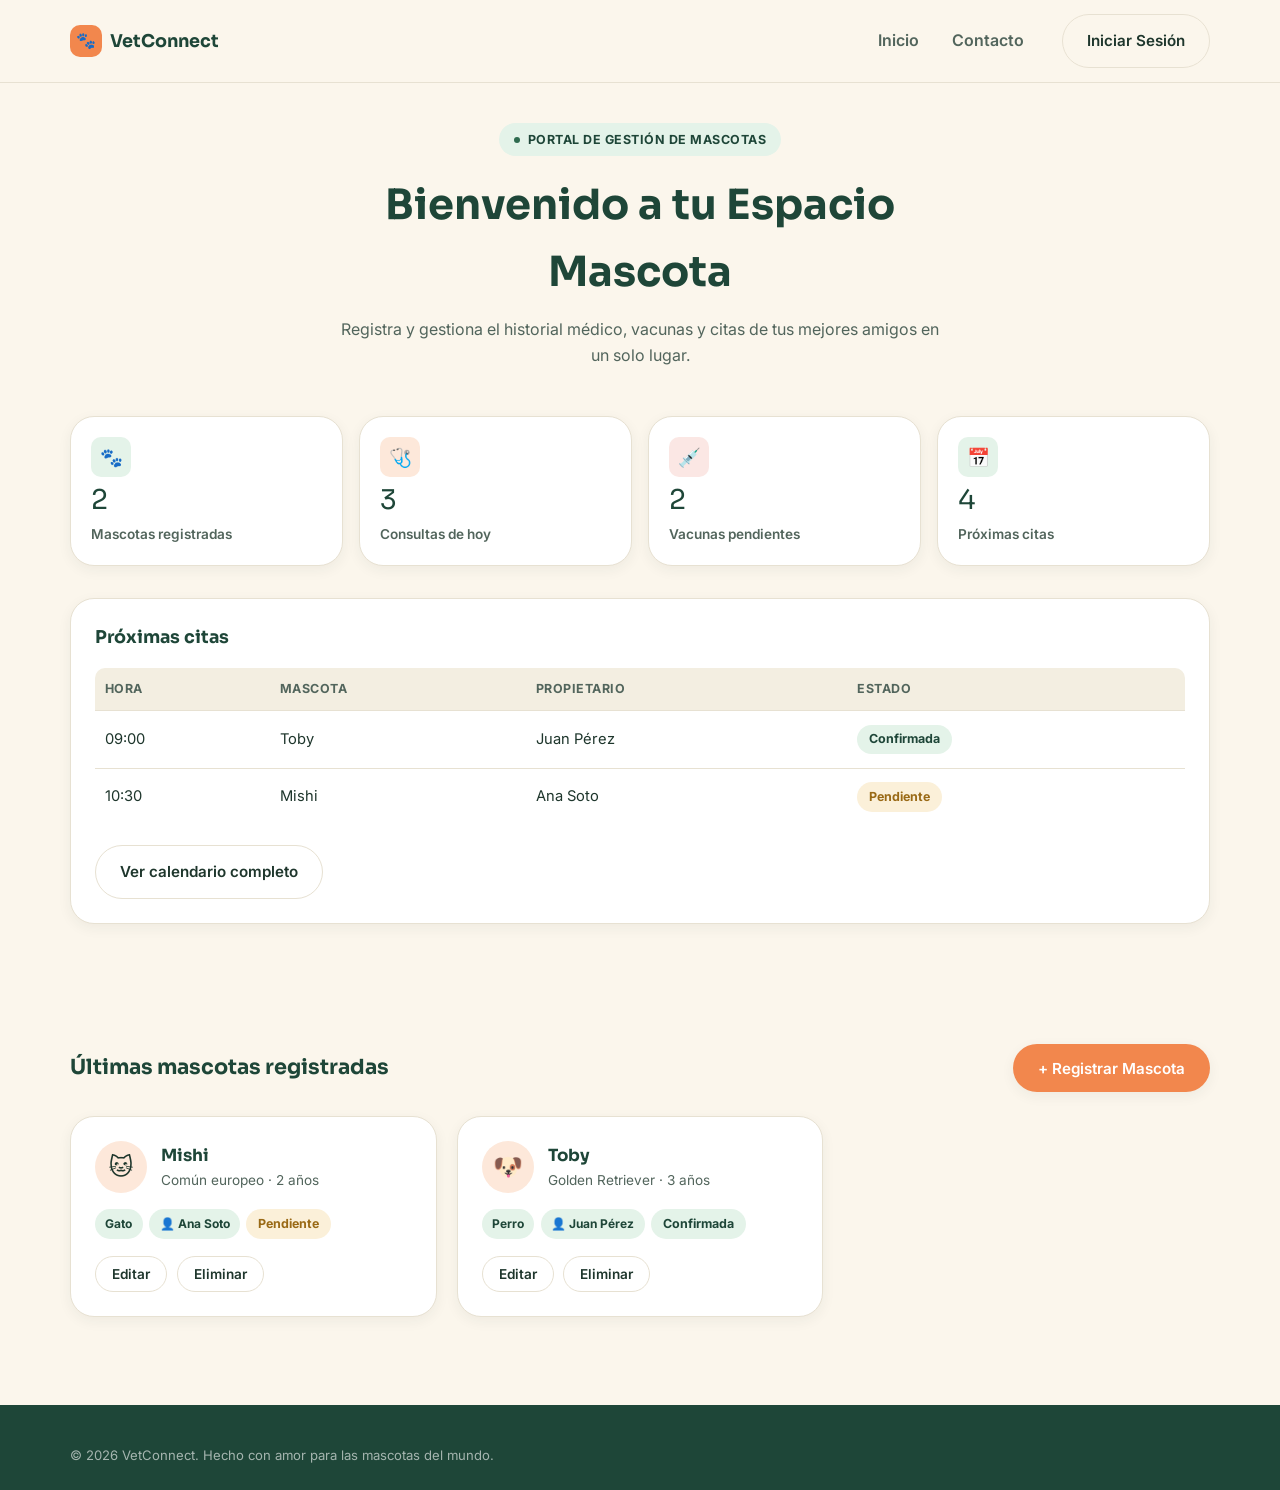
<file: mascotas.html>
<!DOCTYPE html>
<html lang="es">

<head>
    <meta charset="UTF-8">
    <meta name="viewport" content="width=device-width, initial-scale=1.0">
    <title>Mis Mascotas — VetConnect</title>

    <link rel="preconnect" href="https://fonts.googleapis.com">
    <link rel="preconnect" href="https://fonts.gstatic.com" crossorigin>
    <link href="https://fonts.googleapis.com/css2?family=Sora:wght@600;700;800&family=Inter:wght@400;500;600;700&display=swap" rel="stylesheet">

    <style>
/* =========================================================
   VetConnect — Design System
   Mobile-first. Base = móvil, luego se agranda con min-width.
   Paleta: crema cálido + verde clínico + coral acento
   Tipografía: Sora (display) + Inter (texto)
   ========================================================= */

:root {
    --bg: #FBF6EC;
    --bg-soft: #F3EEE1;
    --surface: #FFFFFF;

    --text: #1E362C;
    --text-soft: #52655C;

    --brand: #2F6B4F;
    --brand-dark: #1E4638;
    --brand-soft: #E4F3E9;

    --accent: #F2874D;
    --accent-dark: #DD6B32;
    --accent-soft: #FDE8DA;

    --danger: #C6493D;
    --danger-soft: #FBE7E4;

    --border: #E7E1D2;

    --radius-lg: 24px;
    --radius-md: 16px;
    --radius-sm: 10px;

    --shadow-sm: 0 4px 14px rgba(30, 54, 44, 0.06);
    --shadow-md: 0 12px 30px rgba(30, 54, 44, 0.10);
    --shadow-lg: 0 24px 60px rgba(30, 54, 44, 0.18);

    --font-display: "Sora", system-ui, sans-serif;
    --font-body: "Inter", system-ui, sans-serif;
}

* {
    box-sizing: border-box;
}

body {
    margin: 0;
    font-family: var(--font-body);
    background: var(--bg);
    color: var(--text);
    line-height: 1.6;
    -webkit-font-smoothing: antialiased;
}

h1, h2, h3, h4 {
    font-family: var(--font-display);
    color: var(--brand-dark);
    margin: 0;
}

p {
    margin: 0;
}

a {
    color: inherit;
    text-decoration: none;
}

img {
    max-width: 100%;
    display: block;
}

button {
    font-family: inherit;
    cursor: pointer;
}

.container {
    width: 100%;
    max-width: 1180px;
    margin: 0 auto;
    padding: 0 1.25rem;
}

/* =========================================================
   BOTONES
   ========================================================= */

.btn {
    display: inline-flex;
    align-items: center;
    justify-content: center;
    gap: 0.5rem;
    padding: 0.85rem 1.5rem;
    border-radius: 999px;
    font-weight: 600;
    font-size: 0.95rem;
    border: 1px solid transparent;
    transition: transform 0.2s ease, box-shadow 0.2s ease, background 0.2s ease;
    white-space: nowrap;
}

.btn:active {
    transform: translateY(1px);
}

.btn-accent {
    background: var(--accent);
    color: #fff;
    box-shadow: var(--shadow-sm);
}

.btn-accent:hover {
    background: var(--accent-dark);
    box-shadow: var(--shadow-md);
}

.btn-outline {
    background: transparent;
    border-color: var(--border);
    color: var(--text);
}

.btn-outline:hover {
    border-color: var(--brand);
    color: var(--brand);
}

.btn-brand {
    background: var(--brand);
    color: #fff;
}

.btn-brand:hover {
    background: var(--brand-dark);
}

.btn-block {
    width: 100%;
}

/* =========================================================
   BADGE
   ========================================================= */

.badge {
    display: inline-flex;
    align-items: center;
    gap: 0.5rem;
    padding: 0.4rem 0.9rem;
    border-radius: 999px;
    background: var(--brand-soft);
    color: var(--brand-dark);
    font-size: 0.78rem;
    font-weight: 700;
    letter-spacing: 0.04em;
    text-transform: uppercase;
}

.badge::before {
    content: "";
    width: 6px;
    height: 6px;
    border-radius: 50%;
    background: var(--brand);
}

/* =========================================================
   NAVBAR — mobile first (colapsada por defecto)
   ========================================================= */

.navbar {
    position: sticky;
    top: 0;
    z-index: 200;
    background: rgba(251, 246, 236, 0.92);
    backdrop-filter: blur(10px);
    border-bottom: 1px solid var(--border);
}

.navbar__inner {
    max-width: 1180px;
    margin: 0 auto;
    padding: 0.9rem 1.25rem;
    display: flex;
    align-items: center;
    justify-content: space-between;
}

.navbar__brand {
    display: flex;
    align-items: center;
    gap: 0.5rem;
    font-family: var(--font-display);
    font-weight: 700;
    font-size: 1.1rem;
    color: var(--brand-dark);
}

.navbar__logo {
    width: 32px;
    height: 32px;
    border-radius: 10px;
    background: var(--accent);
    display: flex;
    align-items: center;
    justify-content: center;
    color: #fff;
    font-size: 1rem;
}

.navbar__burger {
    display: flex;
    flex-direction: column;
    gap: 5px;
    background: none;
    border: none;
    padding: 0.4rem;
}

.navbar__burger span {
    width: 22px;
    height: 2px;
    background: var(--brand-dark);
    border-radius: 2px;
    transition: transform 0.25s ease, opacity 0.25s ease;
}

.navbar__panel {
    display: none;
    flex-direction: column;
    gap: 0.25rem;
    padding: 0.5rem 1.25rem 1.25rem;
    border-top: 1px solid var(--border);
}

.navbar__panel.is-open {
    display: flex;
}

.navbar__links {
    list-style: none;
    margin: 0;
    padding: 0;
    display: flex;
    flex-direction: column;
    gap: 0.25rem;
}

.navbar__links a {
    display: block;
    padding: 0.65rem 0.9rem;
    border-radius: var(--radius-sm);
    font-weight: 600;
    color: var(--text-soft);
}

.navbar__links a:hover,
.navbar__links a.is-active {
    background: var(--brand-soft);
    color: var(--brand-dark);
}

.navbar__cta {
    margin-top: 0.5rem;
}

@media (min-width: 800px) {
    .navbar__burger {
        display: none;
    }

    .navbar__panel {
        display: flex !important;
        flex-direction: row;
        align-items: center;
        border-top: none;
        padding: 0;
        gap: 1.5rem;
    }

    .navbar__links {
        flex-direction: row;
        gap: 0.25rem;
    }

    .navbar__cta {
        margin-top: 0;
    }
}

/* =========================================================
   HERO (index)
   ========================================================= */

.hero {
    padding: 2.5rem 0 3rem;
}

.hero__grid {
    display: grid;
    gap: 2rem;
}

.hero__title {
    font-size: clamp(2.4rem, 8vw, 3.4rem);
    line-height: 1.05;
    margin: 1rem 0 1.25rem;
}

.hero__title span {
    color: var(--accent);
}

.hero__text {
    color: var(--text-soft);
    font-size: 1.05rem;
    max-width: 480px;
    margin-bottom: 1.75rem;
}

.hero__actions {
    display: flex;
    flex-wrap: wrap;
    gap: 0.75rem;
}

.hero__art {
    position: relative;
    border-radius: var(--radius-lg);
    overflow: hidden;
    aspect-ratio: 4 / 3;
    background:
        radial-gradient(circle at 25% 25%, rgba(242, 135, 77, 0.55), transparent 55%),
        radial-gradient(circle at 75% 70%, rgba(47, 107, 79, 0.65), transparent 55%),
        linear-gradient(135deg, #16302A, #0F211C);
    box-shadow: var(--shadow-lg);
    display: flex;
    align-items: center;
    justify-content: center;
}

.hero__art-icon {
    font-size: 5rem;
    filter: drop-shadow(0 10px 25px rgba(0,0,0,0.35));
}

.hero__art-badge {
    position: absolute;
    bottom: 1rem;
    right: 1rem;
    background: rgba(255,255,255,0.92);
    color: var(--brand-dark);
    padding: 0.5rem 0.9rem;
    border-radius: 999px;
    font-weight: 700;
    font-size: 0.8rem;
    box-shadow: var(--shadow-sm);
}

@media (min-width: 900px) {
    .hero__grid {
        grid-template-columns: 1.1fr 1fr;
        align-items: center;
    }
}

/* =========================================================
   SECCIONES / SERVICIOS
   ========================================================= */

.section {
    padding: 2.5rem 0;
}

.section__head {
    margin-bottom: 2rem;
    max-width: 560px;
}

.section__head h2 {
    font-size: clamp(1.6rem, 4vw, 2.1rem);
    margin-top: 0.5rem;
}

.section__eyebrow {
    color: var(--accent-dark);
    font-weight: 700;
    font-size: 0.8rem;
    letter-spacing: 0.08em;
    text-transform: uppercase;
}

.contenedor {
    display: grid;
    grid-template-columns: 1fr;
    gap: 1.25rem;
}

@media (min-width: 640px) {
    .contenedor {
        grid-template-columns: repeat(2, 1fr);
    }
}

@media (min-width: 960px) {
    .contenedor {
        grid-template-columns: repeat(3, 1fr);
    }
}

.enlace-tarjeta {
    display: block;
    height: 100%;
}

.tarjeta {
    background: var(--surface);
    border: 1px solid var(--border);
    border-radius: var(--radius-lg);
    padding: 1.75rem;
    height: 100%;
    box-shadow: var(--shadow-sm);
    transition: transform 0.22s ease, box-shadow 0.22s ease;
}

.tarjeta:hover {
    transform: translateY(-6px);
    box-shadow: var(--shadow-md);
}

.tarjeta__icono {
    width: 44px;
    height: 44px;
    border-radius: var(--radius-sm);
    background: var(--brand-soft);
    display: flex;
    align-items: center;
    justify-content: center;
    font-size: 1.3rem;
    margin-bottom: 1rem;
}

.tarjeta2 .tarjeta__icono {
    background: var(--accent-soft);
}

.tarjeta h3 {
    font-size: 1.2rem;
    margin-bottom: 0.4rem;
}

.tarjeta p {
    color: var(--text-soft);
    font-size: 0.95rem;
    margin-bottom: 1rem;
}

.tarjeta__link {
    font-weight: 700;
    font-size: 0.9rem;
    color: var(--brand);
}

/* =========================================================
   FORMULARIOS
   ========================================================= */

.card {
    background: var(--surface);
    border: 1px solid var(--border);
    border-radius: var(--radius-lg);
    padding: 1.75rem;
    box-shadow: var(--shadow-sm);
}

.field {
    margin-bottom: 1.1rem;
}

.field label {
    display: block;
    font-weight: 600;
    font-size: 0.88rem;
    margin-bottom: 0.4rem;
    color: var(--text);
}

.field input,
.field textarea {
    width: 100%;
    padding: 0.8rem 0.95rem;
    border: 1px solid var(--border);
    border-radius: var(--radius-sm);
    font-family: inherit;
    font-size: 0.95rem;
    background: var(--bg);
    transition: border-color 0.2s ease, box-shadow 0.2s ease;
}

.field input:focus,
.field textarea:focus {
    outline: none;
    border-color: var(--brand);
    box-shadow: 0 0 0 3px rgba(47, 107, 79, 0.15);
    background: #fff;
}

.field textarea {
    min-height: 120px;
    resize: vertical;
}

.field-error {
    display: none;
    color: var(--danger);
    font-size: 0.8rem;
    margin-top: 0.35rem;
}

.field.has-error input,
.field.has-error textarea {
    border-color: var(--danger);
}

.field.has-error .field-error {
    display: block;
}

/* =========================================================
   ALERT
   ========================================================= */

.alert {
    display: none;
    align-items: flex-start;
    gap: 0.75rem;
    padding: 1rem 1.1rem;
    border-radius: var(--radius-md);
    margin-bottom: 1.25rem;
    font-size: 0.92rem;
    border: 1px solid transparent;
}

.alert.is-visible {
    display: flex;
}

.alert-success {
    background: var(--brand-soft);
    color: var(--brand-dark);
    border-color: rgba(47, 107, 79, 0.25);
}

.alert-error {
    background: var(--danger-soft);
    color: var(--danger);
    border-color: rgba(198, 73, 61, 0.25);
}

.alert__icon {
    font-size: 1.1rem;
    line-height: 1;
}

.alert__body {
    flex: 1;
}

.alert__title {
    font-weight: 700;
    display: block;
    margin-bottom: 0.15rem;
}

.alert__close {
    background: none;
    border: none;
    font-size: 1rem;
    color: inherit;
    opacity: 0.6;
    padding: 0;
}

.alert__close:hover {
    opacity: 1;
}

/* =========================================================
   MODAL
   ========================================================= */

.modal-overlay {
    display: none;
    position: fixed;
    inset: 0;
    background: rgba(20, 34, 28, 0.55);
    align-items: center;
    justify-content: center;
    padding: 1.25rem;
    z-index: 500;
}

.modal-overlay.is-open {
    display: flex;
}

.modal {
    background: var(--surface);
    border-radius: var(--radius-lg);
    padding: 1.75rem;
    width: 100%;
    max-width: 440px;
    box-shadow: var(--shadow-lg);
    animation: modal-in 0.2s ease;
}

@keyframes modal-in {
    from { opacity: 0; transform: translateY(12px) scale(0.98); }
    to { opacity: 1; transform: translateY(0) scale(1); }
}

.modal__head {
    display: flex;
    align-items: flex-start;
    justify-content: space-between;
    margin-bottom: 1.1rem;
}

.modal__head p {
    color: var(--text-soft);
    font-size: 0.9rem;
    margin-top: 0.3rem;
}

.modal__close {
    background: var(--bg-soft);
    border: none;
    width: 30px;
    height: 30px;
    border-radius: 50%;
    font-size: 1rem;
    flex-shrink: 0;
}

.modal__actions {
    display: flex;
    gap: 0.75rem;
    margin-top: 0.5rem;
}

.modal__actions .btn {
    flex: 1;
}

/* =========================================================
   PÁGINA CONTACTO
   ========================================================= */

.contact-grid {
    display: grid;
    gap: 1.5rem;
}

@media (min-width: 900px) {
    .contact-grid {
        grid-template-columns: 1.3fr 1fr;
        align-items: start;
    }
}

.info-list {
    list-style: none;
    margin: 1.1rem 0 0;
    padding: 0;
    display: flex;
    flex-direction: column;
    gap: 1rem;
}

.info-list li {
    display: flex;
    gap: 0.75rem;
    align-items: flex-start;
}

.info-list .icon {
    width: 38px;
    height: 38px;
    border-radius: var(--radius-sm);
    background: var(--brand-soft);
    display: flex;
    align-items: center;
    justify-content: center;
    flex-shrink: 0;
}

.info-list strong {
    display: block;
    font-size: 0.92rem;
}

.info-list span {
    color: var(--text-soft);
    font-size: 0.88rem;
}

.hours-box {
    margin-top: 1.25rem;
    padding-top: 1.25rem;
    border-top: 1px dashed var(--border);
    display: flex;
    justify-content: space-between;
    font-size: 0.88rem;
}

.hours-box strong {
    display: block;
}

/* =========================================================
   PÁGINA LOGIN / REGISTRO
   ========================================================= */

.auth-wrap {
    padding: 2.5rem 0 3.5rem;
}

.auth-grid {
    display: grid;
    gap: 1.5rem;
}

@media (min-width: 980px) {
    .auth-grid {
        grid-template-columns: 0.9fr 1fr 1fr;
        align-items: stretch;
    }
}

.auth-info {
    background: linear-gradient(160deg, var(--brand-dark), #12251E);
    color: #fff;
    border-radius: var(--radius-lg);
    padding: 2rem 1.75rem;
    display: flex;
    flex-direction: column;
    justify-content: space-between;
    box-shadow: var(--shadow-md);
}

.auth-info h2 {
    color: #fff;
    font-size: 1.5rem;
    margin: 0.75rem 0 0.6rem;
}

.auth-info p {
    color: rgba(255,255,255,0.78);
    font-size: 0.92rem;
}

.auth-stats {
    display: flex;
    gap: 1.5rem;
    margin-top: 1.75rem;
}

.auth-stats strong {
    display: block;
    font-size: 1.4rem;
    font-family: var(--font-display);
}

.auth-stats span {
    font-size: 0.8rem;
    color: rgba(255,255,255,0.7);
}

.auth-form h3 {
    font-size: 1.15rem;
    margin-bottom: 0.25rem;
}

.auth-form > p {
    color: var(--text-soft);
    font-size: 0.88rem;
    margin-bottom: 1.25rem;
}

.auth-switch {
    text-align: center;
    font-size: 0.88rem;
    color: var(--text-soft);
    margin-top: 0.9rem;
}

.auth-switch a {
    color: var(--brand);
    font-weight: 700;
}

.password-field {
    position: relative;
}

.password-toggle {
    position: absolute;
    right: 0.85rem;
    top: 38px;
    background: none;
    border: none;
    font-size: 0.85rem;
    color: var(--text-soft);
}

/* =========================================================
   PÁGINA MASCOTAS
   ========================================================= */

.stats-grid {
    display: grid;
    grid-template-columns: 1fr 1fr;
    gap: 1rem;
    margin-bottom: 2rem;
}

@media (min-width: 720px) {
    .stats-grid {
        grid-template-columns: repeat(4, 1fr);
    }
}

.stat-card {
    background: var(--surface);
    border: 1px solid var(--border);
    border-radius: var(--radius-lg);
    padding: 1.25rem;
    box-shadow: var(--shadow-sm);
    display: flex;
    flex-direction: column;
    gap: 0.6rem;
}

.stat-card__icon {
    width: 40px;
    height: 40px;
    border-radius: var(--radius-sm);
    background: var(--brand-soft);
    display: flex;
    align-items: center;
    justify-content: center;
    font-size: 1.15rem;
}

.stat-card--accent .stat-card__icon {
    background: var(--accent-soft);
}

.stat-card--danger .stat-card__icon {
    background: var(--danger-soft);
}

.stat-card__value {
    font-family: var(--font-display);
    font-size: 1.7rem;
    color: var(--brand-dark);
    line-height: 1;
}

.stat-card__label {
    color: var(--text-soft);
    font-size: 0.85rem;
    font-weight: 600;
}

.appointments-card {
    background: var(--surface);
    border: 1px solid var(--border);
    border-radius: var(--radius-lg);
    padding: 1.5rem;
    box-shadow: var(--shadow-sm);
    margin-bottom: 2.5rem;
}

.appointments-card h3 {
    font-size: 1.1rem;
    margin-bottom: 1rem;
}

.appointments-table-wrap {
    overflow-x: auto;
}

.appointments-table {
    width: 100%;
    border-collapse: collapse;
    min-width: 480px;
}

.appointments-table th {
    text-align: left;
    font-size: 0.78rem;
    text-transform: uppercase;
    letter-spacing: 0.04em;
    color: var(--text-soft);
    padding: 0.7rem 0.6rem;
    border-bottom: 1px solid var(--border);
    background: var(--bg-soft);
}

.appointments-table th:first-child {
    border-top-left-radius: var(--radius-sm);
}

.appointments-table th:last-child {
    border-top-right-radius: var(--radius-sm);
}

.appointments-table td {
    padding: 0.85rem 0.6rem;
    border-bottom: 1px solid var(--border);
    font-size: 0.92rem;
}

.appointments-table tr:last-child td {
    border-bottom: none;
}

.status-badge {
    display: inline-block;
    padding: 0.3rem 0.75rem;
    border-radius: 999px;
    font-size: 0.78rem;
    font-weight: 700;
}

.status-badge--confirmada {
    background: var(--brand-soft);
    color: var(--brand-dark);
}

.status-badge--pendiente {
    background: #FBF0D9;
    color: #9A6A16;
}

.status-badge--cancelada {
    background: var(--danger-soft);
    color: var(--danger);
}

.appointments-card__footer {
    margin-top: 1.25rem;
}

.pets-head {
    display: flex;
    flex-wrap: wrap;
    gap: 1rem;
    align-items: center;
    justify-content: space-between;
    margin-bottom: 1.5rem;
}

.pets-grid {
    display: grid;
    grid-template-columns: 1fr;
    gap: 1.25rem;
}

@media (min-width: 640px) {
    .pets-grid {
        grid-template-columns: repeat(2, 1fr);
    }
}

@media (min-width: 960px) {
    .pets-grid {
        grid-template-columns: repeat(3, 1fr);
    }
}

.pet-card {
    background: var(--surface);
    border: 1px solid var(--border);
    border-radius: var(--radius-lg);
    padding: 1.5rem;
    box-shadow: var(--shadow-sm);
}

.pet-card__top {
    display: flex;
    gap: 0.9rem;
    align-items: center;
    margin-bottom: 1rem;
}

.pet-card__avatar {
    width: 52px;
    height: 52px;
    border-radius: 50%;
    background: var(--accent-soft);
    display: flex;
    align-items: center;
    justify-content: center;
    font-size: 1.5rem;
    flex-shrink: 0;
}

.pet-card__name {
    font-size: 1.05rem;
}

.pet-card__meta {
    color: var(--text-soft);
    font-size: 0.85rem;
}

.pet-card__tags {
    display: flex;
    flex-wrap: wrap;
    gap: 0.4rem;
    margin-bottom: 1.1rem;
}

.pet-tag {
    background: var(--brand-soft);
    color: var(--brand-dark);
    font-size: 0.75rem;
    font-weight: 700;
    padding: 0.3rem 0.65rem;
    border-radius: 999px;
}

.pet-card__actions {
    display: flex;
    gap: 0.6rem;
}

.pet-card__actions .btn {
    padding: 0.55rem 1rem;
    font-size: 0.85rem;
}

.empty-state {
    text-align: center;
    padding: 3rem 1.5rem;
    border: 1px dashed var(--border);
    border-radius: var(--radius-lg);
    color: var(--text-soft);
}

/* =========================================================
   FOOTER
   ========================================================= */

footer {
    background: var(--brand-dark);
    color: rgba(255,255,255,0.85);
    padding: 2.5rem 0 1.5rem;
    margin-top: 3rem;
}

.footer__grid {
    display: grid;
    gap: 2rem;
    margin-bottom: 2rem;
}

@media (min-width: 700px) {
    .footer__grid {
        grid-template-columns: 1.4fr 1fr 1fr;
    }
}

.footer__brand {
    color: #fff;
    font-family: var(--font-display);
    font-weight: 700;
    font-size: 1.2rem;
    margin-bottom: 0.6rem;
    display: block;
}

.footer__grid p {
    font-size: 0.88rem;
    color: rgba(255,255,255,0.65);
}

.footer__col h4 {
    color: #fff;
    font-size: 0.85rem;
    text-transform: uppercase;
    letter-spacing: 0.05em;
    margin-bottom: 0.75rem;
}

.footer__col ul {
    list-style: none;
    margin: 0;
    padding: 0;
    display: flex;
    flex-direction: column;
    gap: 0.5rem;
}

.footer__col a {
    color: rgba(255,255,255,0.7);
    font-size: 0.88rem;
}

.footer__col a:hover {
    color: #fff;
}

.footer__bottom {
    border-top: 1px solid rgba(255,255,255,0.12);
    padding-top: 1.25rem;
    display: flex;
    flex-wrap: wrap;
    gap: 0.75rem;
    justify-content: space-between;
    font-size: 0.82rem;
    color: rgba(255,255,255,0.6);
}

/* =========================================================
   PÁGINA CONTACTO — header simple (por si se usa solo)
   ========================================================= */

.page-header {
    padding: 2.25rem 0 0.5rem;
}

</style>
</head>

<body>

    <header class="navbar">
        <div class="navbar__inner">
            <a href="index.html" class="navbar__brand">
                <span class="navbar__logo">🐾</span>
                VetConnect
            </a>

            <button type="button" class="navbar__burger" data-nav-burger aria-label="Abrir menú" aria-expanded="false">
                <span></span><span></span><span></span>
            </button>

            <div class="navbar__panel" data-nav-panel>
                <ul class="navbar__links">
                    <li><a href="index.html">Inicio</a></li>
                    <li><a href="contacto.html">Contacto</a></li>
                </ul>
                <a href="login.html" class="btn btn-outline navbar__cta">Iniciar Sesión</a>
            </div>
        </div>
    </header>

    <main>

        <section class="section" style="padding-bottom:0.5rem;">
            <div class="container" style="text-align:center; max-width:640px;">
                <span class="badge">Portal de gestión de mascotas</span>
                <h1 style="font-family: var(--font-display); font-size: clamp(2rem, 6vw, 2.6rem); margin: 1rem 0 0.75rem;">
                    Bienvenido a tu Espacio Mascota
                </h1>
                <p style="color: var(--text-soft);">
                    Registra y gestiona el historial médico, vacunas y citas de tus mejores amigos en un solo lugar.
                </p>
            </div>
        </section>

        <section class="section" style="padding-bottom:0;">
            <div class="container">

                <div class="alert" data-pets-alert style="max-width:100%;">
                    <span class="alert__icon">✅</span>
                    <div class="alert__body">
                        <span class="alert__title">Título</span>
                        <span class="alert__text">Mensaje</span>
                    </div>
                    <button type="button" class="alert__close" aria-label="Cerrar">✕</button>
                </div>

                <div class="stats-grid">
                    <div class="stat-card">
                        <span class="stat-card__icon">🐾</span>
                        <span class="stat-card__value" data-stat-total>0</span>
                        <span class="stat-card__label">Mascotas registradas</span>
                    </div>

                    <div class="stat-card stat-card--accent">
                        <span class="stat-card__icon">🩺</span>
                        <span class="stat-card__value">3</span>
                        <span class="stat-card__label">Consultas de hoy</span>
                    </div>

                    <div class="stat-card stat-card--danger">
                        <span class="stat-card__icon">💉</span>
                        <span class="stat-card__value">2</span>
                        <span class="stat-card__label">Vacunas pendientes</span>
                    </div>

                    <div class="stat-card">
                        <span class="stat-card__icon">📅</span>
                        <span class="stat-card__value">4</span>
                        <span class="stat-card__label">Próximas citas</span>
                    </div>
                </div>

            </div>
        </section>

        <section class="section" style="padding-top:0;">
            <div class="container">

                <div class="appointments-card">
                    <h3>Próximas citas</h3>

                    <div class="appointments-table-wrap">
                        <table class="appointments-table">
                            <thead>
                                <tr>
                                    <th>Hora</th>
                                    <th>Mascota</th>
                                    <th>Propietario</th>
                                    <th>Estado</th>
                                </tr>
                            </thead>
                            <tbody data-appointments-body></tbody>
                        </table>
                    </div>

                    <p data-appointments-empty style="display:none; color:var(--text-soft); font-size:0.9rem; padding:1rem 0;">
                        Aún no hay citas — se generan automáticamente al registrar una mascota con hora de cita.
                    </p>

                    <div class="appointments-card__footer">
                        <a href="#" class="btn btn-outline">Ver calendario completo</a>
                    </div>
                </div>

            </div>
        </section>

        <section class="section">
            <div class="container">

                <div class="pets-head">
                    <h2 style="font-size:1.3rem;">Últimas mascotas registradas</h2>
                    <button type="button" class="btn btn-accent" data-open-modal="modal-pet">+ Registrar Mascota</button>
                </div>

                <div class="pets-grid" data-pets-grid></div>

                <div class="empty-state" data-pets-empty style="display:none;">
                    <p><strong>Aún no registras mascotas.</strong></p>
                    <p>Toca "Registrar Mascota" para crear el primer perfil.</p>
                </div>

            </div>
        </section>

    </main>

    <footer>
        <div class="container">
            <div class="footer__bottom" style="border-top:none; padding-top:0;">
                <span>© 2026 VetConnect. Hecho con amor para las mascotas del mundo.</span>
            </div>
        </div>
    </footer>

    <!-- Modal: agregar / editar mascota -->
    <div class="modal-overlay" id="modal-pet">
        <div class="modal">
            <div class="modal__head">
                <div>
                    <h3 id="modal-pet-title">Agregar mascota</h3>
                    <p>Completa los datos de tu compañero peludo.</p>
                </div>
                <button type="button" class="modal__close" data-close-modal="modal-pet" aria-label="Cerrar">✕</button>
            </div>

            <form data-pet-form novalidate>
                <input type="hidden" id="pet-id">

                <div class="field">
                    <label for="pet-nombre">Nombre</label>
                    <input type="text" id="pet-nombre" required placeholder="Ej: Toby">
                </div>

                <div class="field">
                    <label for="pet-especie">Especie</label>
                    <select id="pet-especie" style="width:100%; padding:0.8rem 0.95rem; border:1px solid var(--border); border-radius:var(--radius-sm); font-family:inherit; font-size:0.95rem; background:var(--bg);">
                        <option value="Perro">Perro</option>
                        <option value="Gato">Gato</option>
                        <option value="Ave">Ave</option>
                        <option value="Conejo">Conejo</option>
                    </select>
                </div>

                <div class="field">
                    <label for="pet-raza">Raza</label>
                    <input type="text" id="pet-raza" required placeholder="Ej: Golden Retriever">
                </div>

                <div class="field">
                    <label for="pet-edad">Edad</label>
                    <input type="text" id="pet-edad" required placeholder="Ej: 3 años">
                </div>

                <div class="field">
                    <label for="pet-propietario">Propietario</label>
                    <input type="text" id="pet-propietario" required placeholder="Ej: Juan Pérez">
                </div>

                <div class="field">
                    <label for="pet-hora">Hora de próxima cita</label>
                    <input type="time" id="pet-hora">
                </div>

                <div class="field">
                    <label for="pet-estado">Estado de la cita</label>
                    <select id="pet-estado" style="width:100%; padding:0.8rem 0.95rem; border:1px solid var(--border); border-radius:var(--radius-sm); font-family:inherit; font-size:0.95rem; background:var(--bg);">
                        <option value="Pendiente">Pendiente</option>
                        <option value="Confirmada">Confirmada</option>
                        <option value="Cancelada">Cancelada</option>
                    </select>
                </div>

                <div class="modal__actions">
                    <button type="button" class="btn btn-outline" data-close-modal="modal-pet">Cancelar</button>
                    <button type="submit" class="btn btn-accent">Guardar</button>
                </div>
            </form>
        </div>
    </div>

    <!-- Modal: confirmar eliminación (Alert de confirmación) -->
    <div class="modal-overlay" id="modal-confirm-delete">
        <div class="modal">
            <div class="modal__head">
                <div>
                    <h3>¿Eliminar mascota?</h3>
                    <p>Esta acción no se puede deshacer.</p>
                </div>
                <button type="button" class="modal__close" data-close-modal="modal-confirm-delete" aria-label="Cerrar">✕</button>
            </div>

            <div class="modal__actions">
                <button type="button" class="btn btn-outline" data-close-modal="modal-confirm-delete">Cancelar</button>
                <button type="button" class="btn btn-accent" data-confirm-delete>Sí, eliminar</button>
            </div>
        </div>
    </div>

    <script>
/* =========================================================
   VetConnect — script.js
   Navbar mobile, Alert, Modal, validación de formularios
   y CRUD simple (en memoria) para mascotas.
   ========================================================= */

document.addEventListener("DOMContentLoaded", () => {
    initNavbar();
    initAlerts();
    initModals();
    initContactForm();
    initAuthForms();
    initMascotas();
});

/* ---------- NAVBAR (hamburguesa) ---------- */
function initNavbar() {
    const burger = document.querySelector("[data-nav-burger]");
    const panel = document.querySelector("[data-nav-panel]");
    if (!burger || !panel) return;

    burger.addEventListener("click", () => {
        const isOpen = panel.classList.toggle("is-open");
        burger.setAttribute("aria-expanded", isOpen ? "true" : "false");
        burger.classList.toggle("is-active", isOpen);
    });
}

/* ---------- ALERT ---------- */
// Muestra un alert reutilizable. type: "success" | "error"
function showAlert(alertEl, { title, message, type = "success" }) {
    if (!alertEl) return;
    alertEl.classList.remove("alert-success", "alert-error");
    alertEl.classList.add(type === "error" ? "alert-error" : "alert-success");
    alertEl.querySelector(".alert__icon").textContent = type === "error" ? "⚠️" : "✅";
    alertEl.querySelector(".alert__title").textContent = title;
    alertEl.querySelector(".alert__text").textContent = message;
    alertEl.classList.add("is-visible");
    alertEl.scrollIntoView({ behavior: "smooth", block: "nearest" });
}

function initAlerts() {
    document.querySelectorAll(".alert__close").forEach((btn) => {
        btn.addEventListener("click", () => {
            btn.closest(".alert").classList.remove("is-visible");
        });
    });
}

/* ---------- MODAL ---------- */
function openModal(id) {
    const overlay = document.getElementById(id);
    if (overlay) overlay.classList.add("is-open");
}

function closeModal(id) {
    const overlay = document.getElementById(id);
    if (overlay) overlay.classList.remove("is-open");
}

function initModals() {
    document.querySelectorAll("[data-open-modal]").forEach((trigger) => {
        trigger.addEventListener("click", () => openModal(trigger.dataset.openModal));
    });

    document.querySelectorAll("[data-close-modal]").forEach((trigger) => {
        trigger.addEventListener("click", () => closeModal(trigger.dataset.closeModal));
    });

    // Cerrar al hacer click fuera del contenido
    document.querySelectorAll(".modal-overlay").forEach((overlay) => {
        overlay.addEventListener("click", (e) => {
            if (e.target === overlay) overlay.classList.remove("is-open");
        });
    });

    // Cerrar con tecla Escape
    document.addEventListener("keydown", (e) => {
        if (e.key === "Escape") {
            document.querySelectorAll(".modal-overlay.is-open").forEach((o) => o.classList.remove("is-open"));
        }
    });
}

/* ---------- Validación genérica de un campo ---------- */
function validateField(field, condition) {
    field.classList.toggle("has-error", !condition);
    return condition;
}

/* ---------- FORMULARIO DE CONTACTO ---------- */
function initContactForm() {
    const form = document.querySelector("[data-contact-form]");
    if (!form) return;

    const alertEl = document.querySelector("[data-contact-alert]");

    form.addEventListener("submit", (e) => {
        e.preventDefault();

        const nombre = form.querySelector("#nombre");
        const correo = form.querySelector("#correo");
        const mensaje = form.querySelector("#mensaje");

        const okNombre = validateField(nombre.closest(".field"), nombre.value.trim().length >= 2);
        const okCorreo = validateField(correo.closest(".field"), /^[^\s@]+@[^\s@]+\.[^\s@]+$/.test(correo.value.trim()));
        const okMensaje = validateField(mensaje.closest(".field"), mensaje.value.trim().length >= 10);

        if (!okNombre || !okCorreo || !okMensaje) {
            showAlert(alertEl, {
                title: "Revisa el formulario",
                message: "Completa todos los campos correctamente antes de enviar.",
                type: "error",
            });
            return;
        }

        showAlert(alertEl, {
            title: "¡Mensaje enviado!",
            message: `Gracias ${nombre.value.trim()}, te responderemos a ${correo.value.trim()} muy pronto.`,
            type: "success",
        });

        form.reset();
    });
}

/* ---------- LOGIN / REGISTRO ---------- */
function initAuthForms() {
    // Mostrar / ocultar contraseña
    document.querySelectorAll(".password-toggle").forEach((btn) => {
        btn.addEventListener("click", () => {
            const input = document.getElementById(btn.dataset.target);
            if (!input) return;
            const isPassword = input.type === "password";
            input.type = isPassword ? "text" : "password";
            btn.textContent = isPassword ? "Ocultar" : "Mostrar";
        });
    });

    const loginForm = document.querySelector("[data-login-form]");
    const loginAlert = document.querySelector("[data-login-alert]");

    if (loginForm) {
        loginForm.addEventListener("submit", (e) => {
            e.preventDefault();
            const correo = loginForm.querySelector("#login-correo");
            const clave = loginForm.querySelector("#login-clave");

            const okCorreo = validateField(correo.closest(".field"), /^[^\s@]+@[^\s@]+\.[^\s@]+$/.test(correo.value.trim()));
            const okClave = validateField(clave.closest(".field"), clave.value.trim().length >= 6);

            if (!okCorreo || !okClave) {
                showAlert(loginAlert, {
                    title: "No pudimos iniciar sesión",
                    message: "Verifica tu correo y que la contraseña tenga al menos 6 caracteres.",
                    type: "error",
                });
                return;
            }

            showAlert(loginAlert, {
                title: "¡Bienvenido de nuevo!",
                message: "Sesión iniciada correctamente. Redirigiendo a tu panel...",
                type: "success",
            });
        });
    }

    const registerForm = document.querySelector("[data-register-form]");
    const registerAlert = document.querySelector("[data-register-alert]");

    if (registerForm) {
        registerForm.addEventListener("submit", (e) => {
            e.preventDefault();
            const nombre = registerForm.querySelector("#reg-nombre");
            const correo = registerForm.querySelector("#reg-correo");
            const clave = registerForm.querySelector("#reg-clave");
            const claveConfirm = registerForm.querySelector("#reg-clave-confirm");

            const okNombre = validateField(nombre.closest(".field"), nombre.value.trim().length >= 2);
            const okCorreo = validateField(correo.closest(".field"), /^[^\s@]+@[^\s@]+\.[^\s@]+$/.test(correo.value.trim()));
            const okClave = validateField(clave.closest(".field"), clave.value.trim().length >= 6);
            const okConfirm = validateField(claveConfirm.closest(".field"), claveConfirm.value === clave.value && clave.value.trim().length >= 6);

            if (!okNombre || !okCorreo || !okClave || !okConfirm) {
                showAlert(registerAlert, {
                    title: "Revisa tus datos",
                    message: "Hay campos incompletos o las contraseñas no coinciden.",
                    type: "error",
                });
                return;
            }

            showAlert(registerAlert, {
                title: "¡Cuenta creada!",
                message: `Bienvenido ${nombre.value.trim()}, ya puedes iniciar sesión.`,
                type: "success",
            });

            registerForm.reset();
        });
    }
}

/* ---------- MASCOTAS (CRUD simple en memoria) ---------- */
function initMascotas() {
    const grid = document.querySelector("[data-pets-grid]");
    if (!grid) return;

    const emptyState = document.querySelector("[data-pets-empty]");
    const addForm = document.querySelector("[data-pet-form]");
    const deleteAlert = document.querySelector("[data-pets-alert]");

    const STORAGE_KEY = "vetconnect_mascotas";

    function cargarMascotas() {
        try {
            const guardado = localStorage.getItem(STORAGE_KEY);
            if (guardado) return JSON.parse(guardado);
        } catch (err) {
            console.warn("No se pudo leer localStorage:", err);
        }
        // Datos iniciales de ejemplo (solo la primera vez, si no hay nada guardado)
        return [
            { id: 1, nombre: "Toby", especie: "Perro", raza: "Golden Retriever", edad: "3 años", icono: "🐶", propietario: "Juan Pérez", hora: "09:00", estado: "Confirmada" },
            { id: 2, nombre: "Mishi", especie: "Gato", raza: "Común europeo", edad: "2 años", icono: "🐱", propietario: "Ana Soto", hora: "10:30", estado: "Pendiente" },
        ];
    }

    function guardarMascotas() {
        try {
            localStorage.setItem(STORAGE_KEY, JSON.stringify(pets));
        } catch (err) {
            console.warn("No se pudo guardar en localStorage:", err);
        }
    }

    let pets = cargarMascotas();
    let nextId = pets.reduce((max, p) => Math.max(max, p.id), 0) + 1;
    let petToDelete = null;

    const totalStat = document.querySelector("[data-stat-total]");
    const appointmentsBody = document.querySelector("[data-appointments-body]");
    const appointmentsEmpty = document.querySelector("[data-appointments-empty]");

    function estadoClase(estado) {
        const mapa = { "Confirmada": "confirmada", "Pendiente": "pendiente", "Cancelada": "cancelada" };
        return mapa[estado] || "pendiente";
    }

    function renderCitas() {
        if (!appointmentsBody) return;
        appointmentsBody.innerHTML = "";

        // Solo mascotas que tienen hora de cita asignada, ordenadas por hora
        const citas = pets
            .filter((p) => p.hora)
            .slice()
            .sort((a, b) => a.hora.localeCompare(b.hora));

        if (citas.length === 0) {
            if (appointmentsEmpty) appointmentsEmpty.style.display = "block";
            return;
        }
        if (appointmentsEmpty) appointmentsEmpty.style.display = "none";

        citas.forEach((pet) => {
            const tr = document.createElement("tr");
            tr.innerHTML = `
                <td>${pet.hora}</td>
                <td>${pet.nombre}</td>
                <td>${pet.propietario || "—"}</td>
                <td><span class="status-badge status-badge--${estadoClase(pet.estado)}">${pet.estado || "Pendiente"}</span></td>
            `;
            appointmentsBody.appendChild(tr);
        });
    }

    function render() {
        grid.innerHTML = "";

        if (totalStat) totalStat.textContent = pets.length;
        renderCitas();

        if (pets.length === 0) {
            emptyState.style.display = "block";
            return;
        }
        emptyState.style.display = "none";

        // Mostramos las más recientes primero (últimas mascotas registradas)
        const recientes = [...pets].reverse();

        recientes.forEach((pet) => {
            const card = document.createElement("article");
            card.className = "pet-card";
            card.innerHTML = `
                <div class="pet-card__top">
                    <div class="pet-card__avatar">${pet.icono}</div>
                    <div>
                        <h3 class="pet-card__name">${pet.nombre}</h3>
                        <p class="pet-card__meta">${pet.raza} · ${pet.edad}</p>
                    </div>
                </div>
                <div class="pet-card__tags">
                    <span class="pet-tag">${pet.especie}</span>
                    ${pet.propietario ? `<span class="pet-tag">👤 ${pet.propietario}</span>` : ""}
                    ${pet.estado ? `<span class="status-badge status-badge--${estadoClase(pet.estado)}">${pet.estado}</span>` : ""}
                </div>
                <div class="pet-card__actions">
                    <button type="button" class="btn btn-outline" data-edit="${pet.id}">Editar</button>
                    <button type="button" class="btn btn-outline" data-delete="${pet.id}">Eliminar</button>
                </div>
            `;
            grid.appendChild(card);
        });

        grid.querySelectorAll("[data-delete]").forEach((btn) => {
            btn.addEventListener("click", () => {
                petToDelete = Number(btn.dataset.delete);
                openModal("modal-confirm-delete");
            });
        });

        grid.querySelectorAll("[data-edit]").forEach((btn) => {
            btn.addEventListener("click", () => {
                const pet = pets.find((p) => p.id === Number(btn.dataset.edit));
                if (!pet) return;
                addForm.querySelector("#pet-id").value = pet.id;
                addForm.querySelector("#pet-nombre").value = pet.nombre;
                addForm.querySelector("#pet-especie").value = pet.especie;
                addForm.querySelector("#pet-raza").value = pet.raza;
                addForm.querySelector("#pet-edad").value = pet.edad;
                addForm.querySelector("#pet-propietario").value = pet.propietario || "";
                addForm.querySelector("#pet-hora").value = pet.hora || "";
                addForm.querySelector("#pet-estado").value = pet.estado || "Pendiente";
                document.querySelector("#modal-pet-title").textContent = "Editar mascota";
                openModal("modal-pet");
            });
        });
    }

    // Botón "+ Agregar mascota" abre el modal en modo creación
    document.querySelectorAll("[data-open-modal='modal-pet']").forEach((btn) => {
        btn.addEventListener("click", () => {
            addForm.reset();
            addForm.querySelector("#pet-id").value = "";
            document.querySelector("#modal-pet-title").textContent = "Agregar mascota";
        });
    });

    if (addForm) {
        addForm.addEventListener("submit", (e) => {
            e.preventDefault();
            const id = addForm.querySelector("#pet-id").value;
            const nombre = addForm.querySelector("#pet-nombre").value.trim();
            const especie = addForm.querySelector("#pet-especie").value;
            const raza = addForm.querySelector("#pet-raza").value.trim();
            const edad = addForm.querySelector("#pet-edad").value.trim();
            const propietario = addForm.querySelector("#pet-propietario").value.trim();
            const hora = addForm.querySelector("#pet-hora").value;
            const estado = addForm.querySelector("#pet-estado").value;

            if (!nombre || !raza || !edad) return;

            const icono = especie === "Gato" ? "🐱" : especie === "Ave" ? "🐦" : especie === "Conejo" ? "🐰" : "🐶";

            if (id) {
                const pet = pets.find((p) => p.id === Number(id));
                if (pet) Object.assign(pet, { nombre, especie, raza, edad, icono, propietario, hora, estado });
            } else {
                pets.push({ id: nextId++, nombre, especie, raza, edad, icono, propietario, hora, estado });
            }

            guardarMascotas();
            render();
            closeModal("modal-pet");
        });
    }

    const confirmBtn = document.querySelector("[data-confirm-delete]");
    if (confirmBtn) {
        confirmBtn.addEventListener("click", () => {
            pets = pets.filter((p) => p.id !== petToDelete);
            guardarMascotas();
            closeModal("modal-confirm-delete");
            render();
            showAlert(deleteAlert, {
                title: "Mascota eliminada",
                message: "El registro se quitó de tu lista correctamente.",
                type: "success",
            });
        });
    }

    render();
}

</script>
</body>

</html>
</file>
